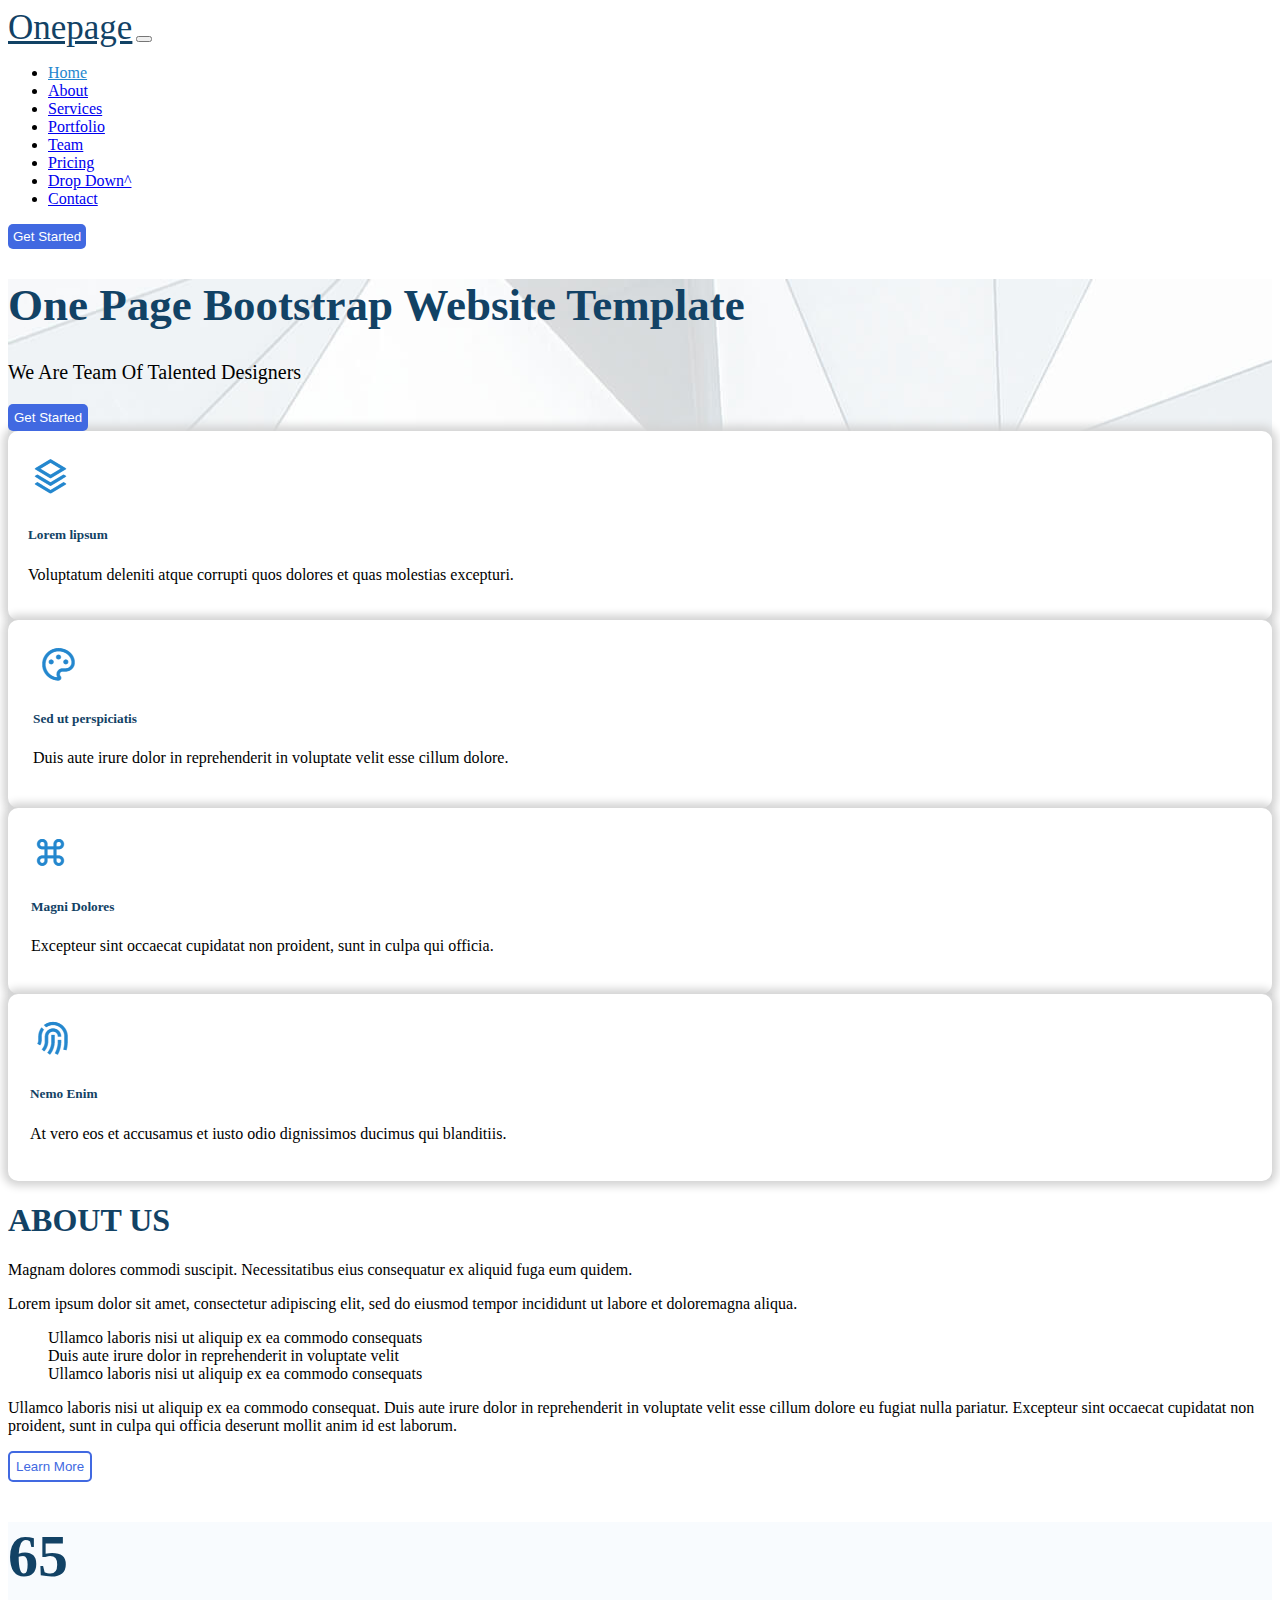
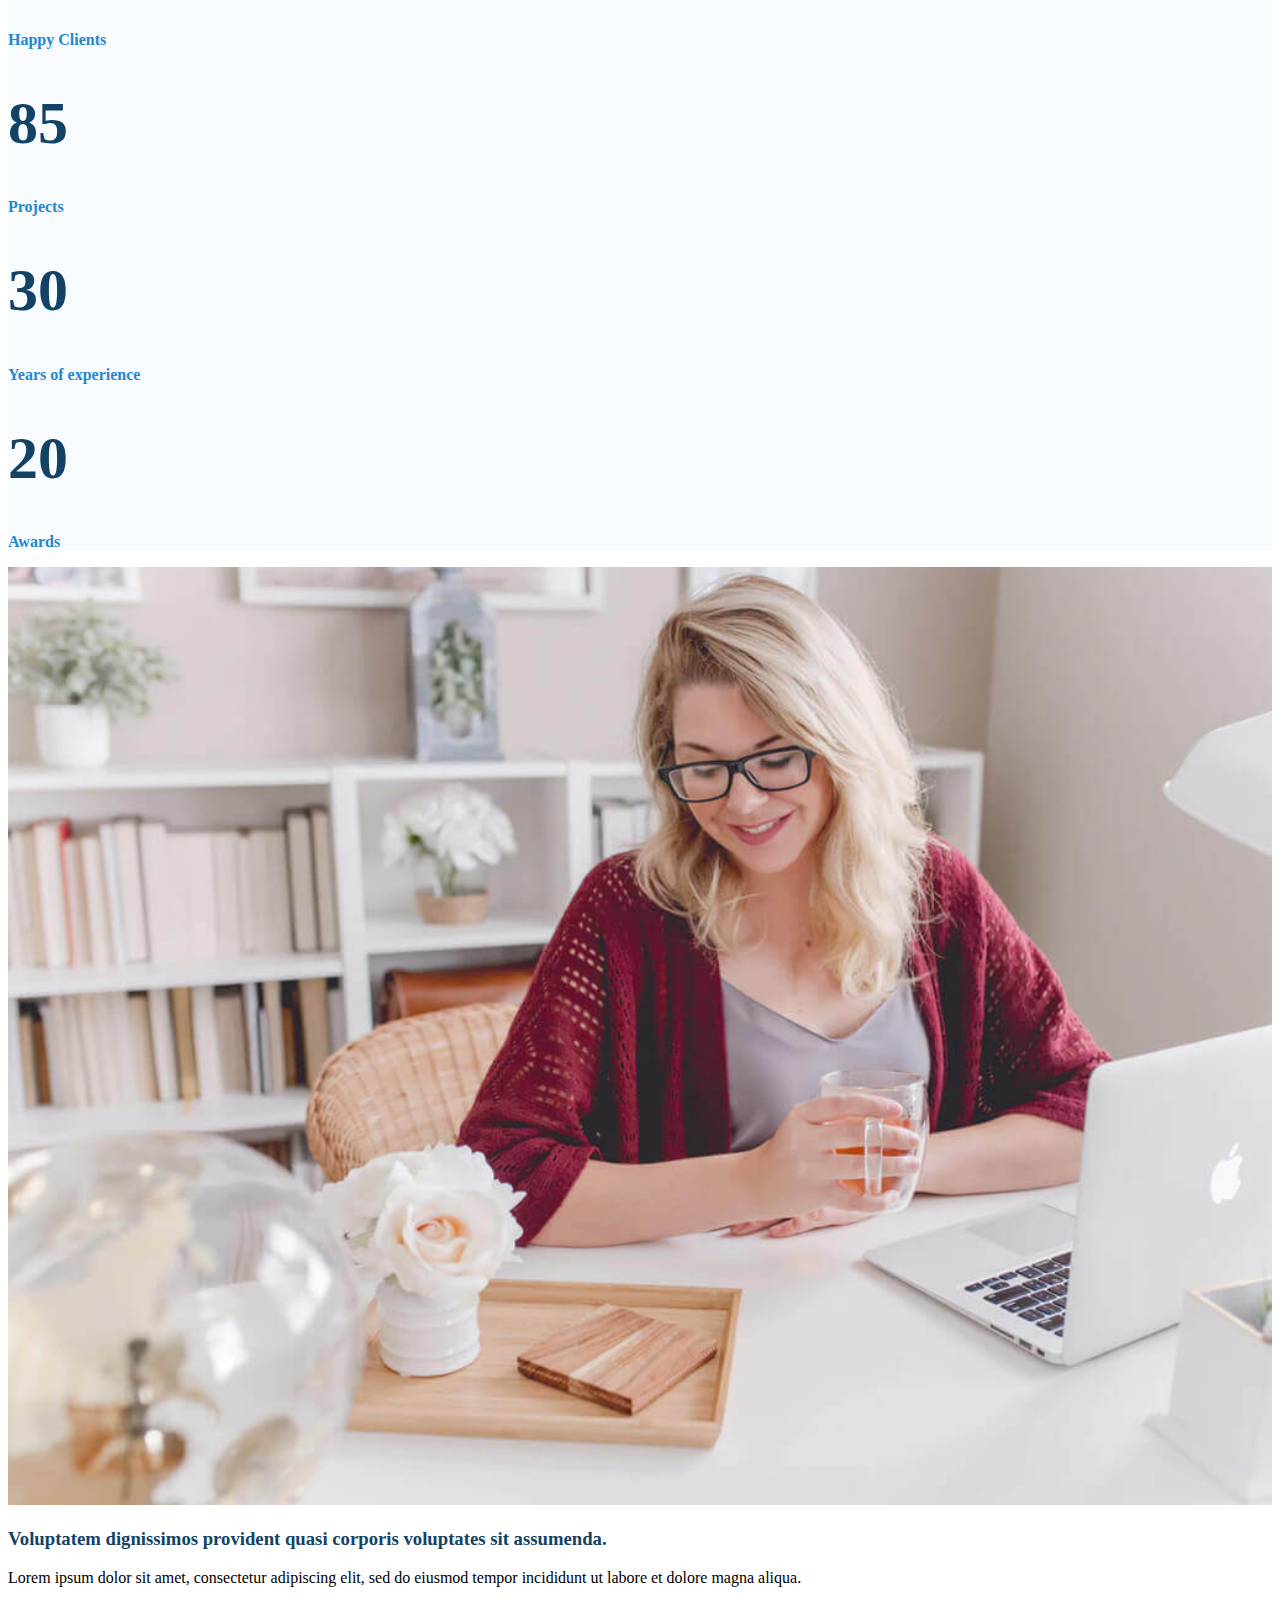
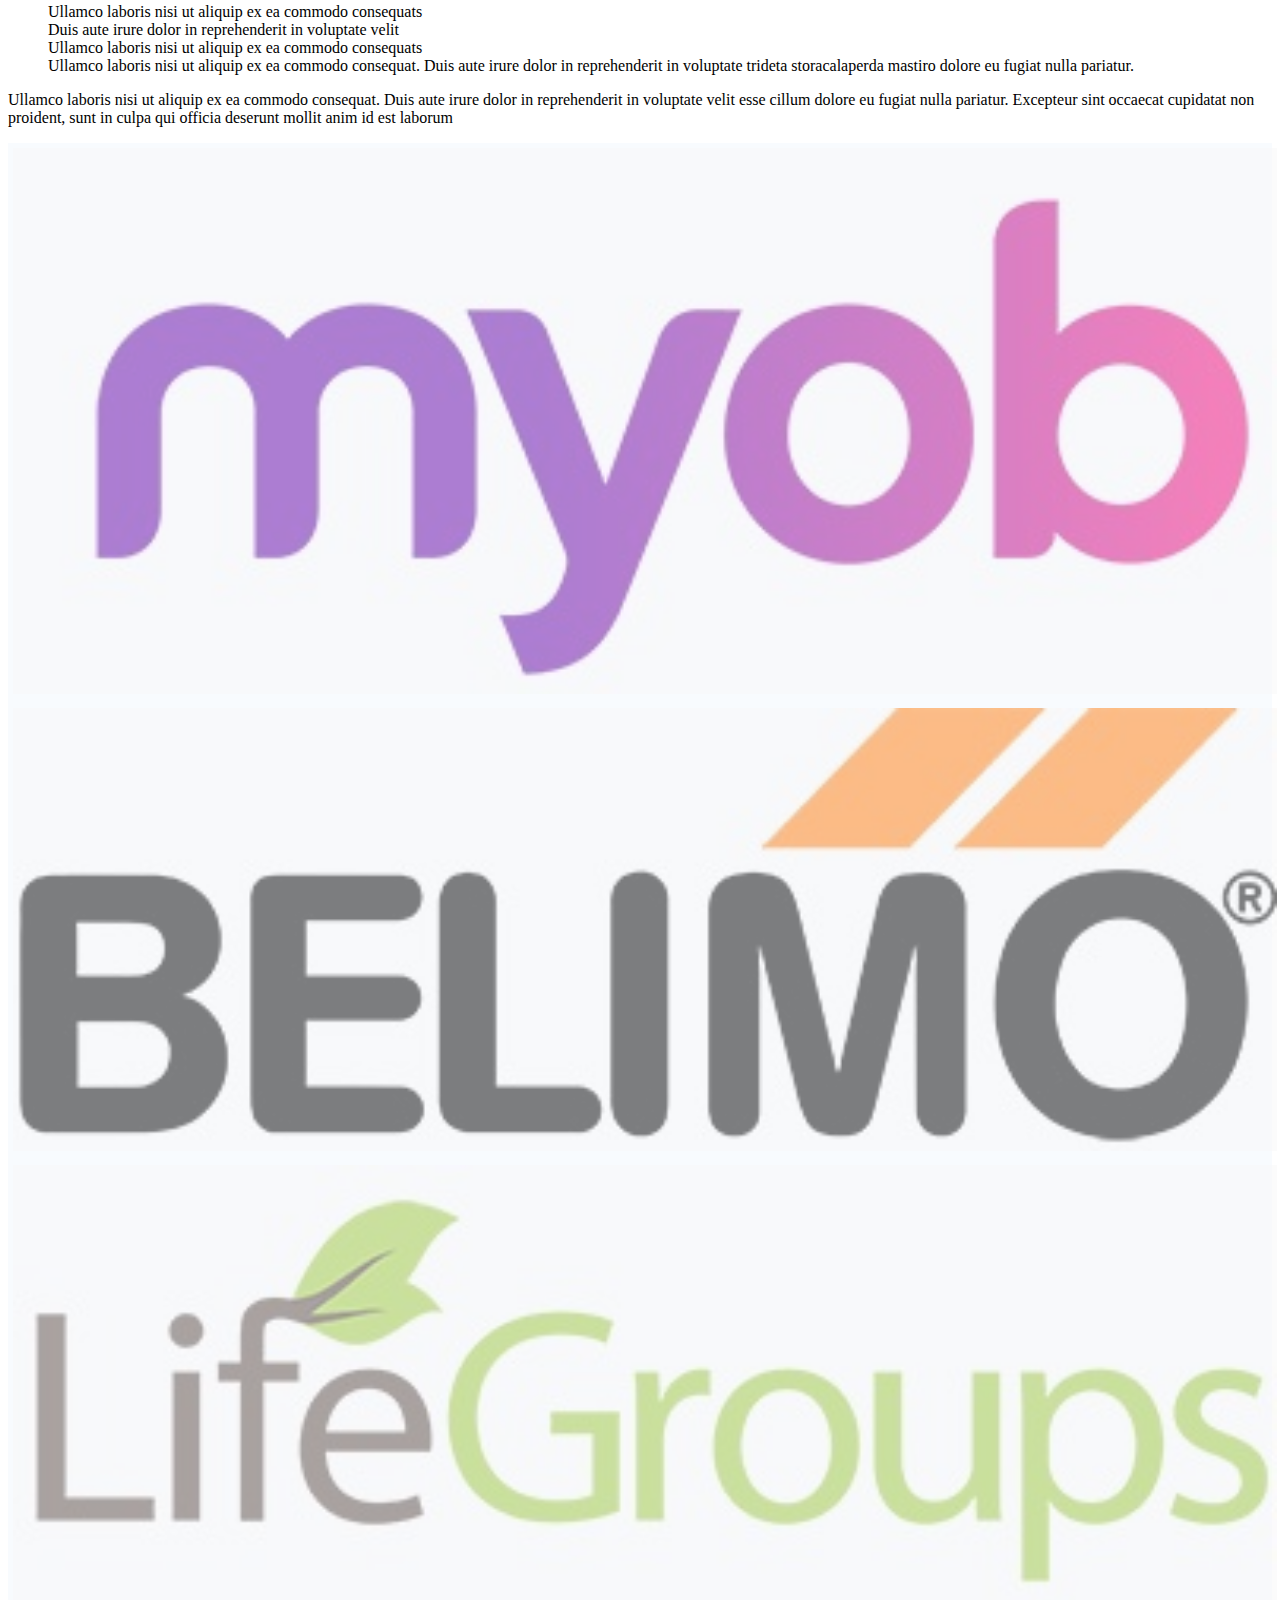
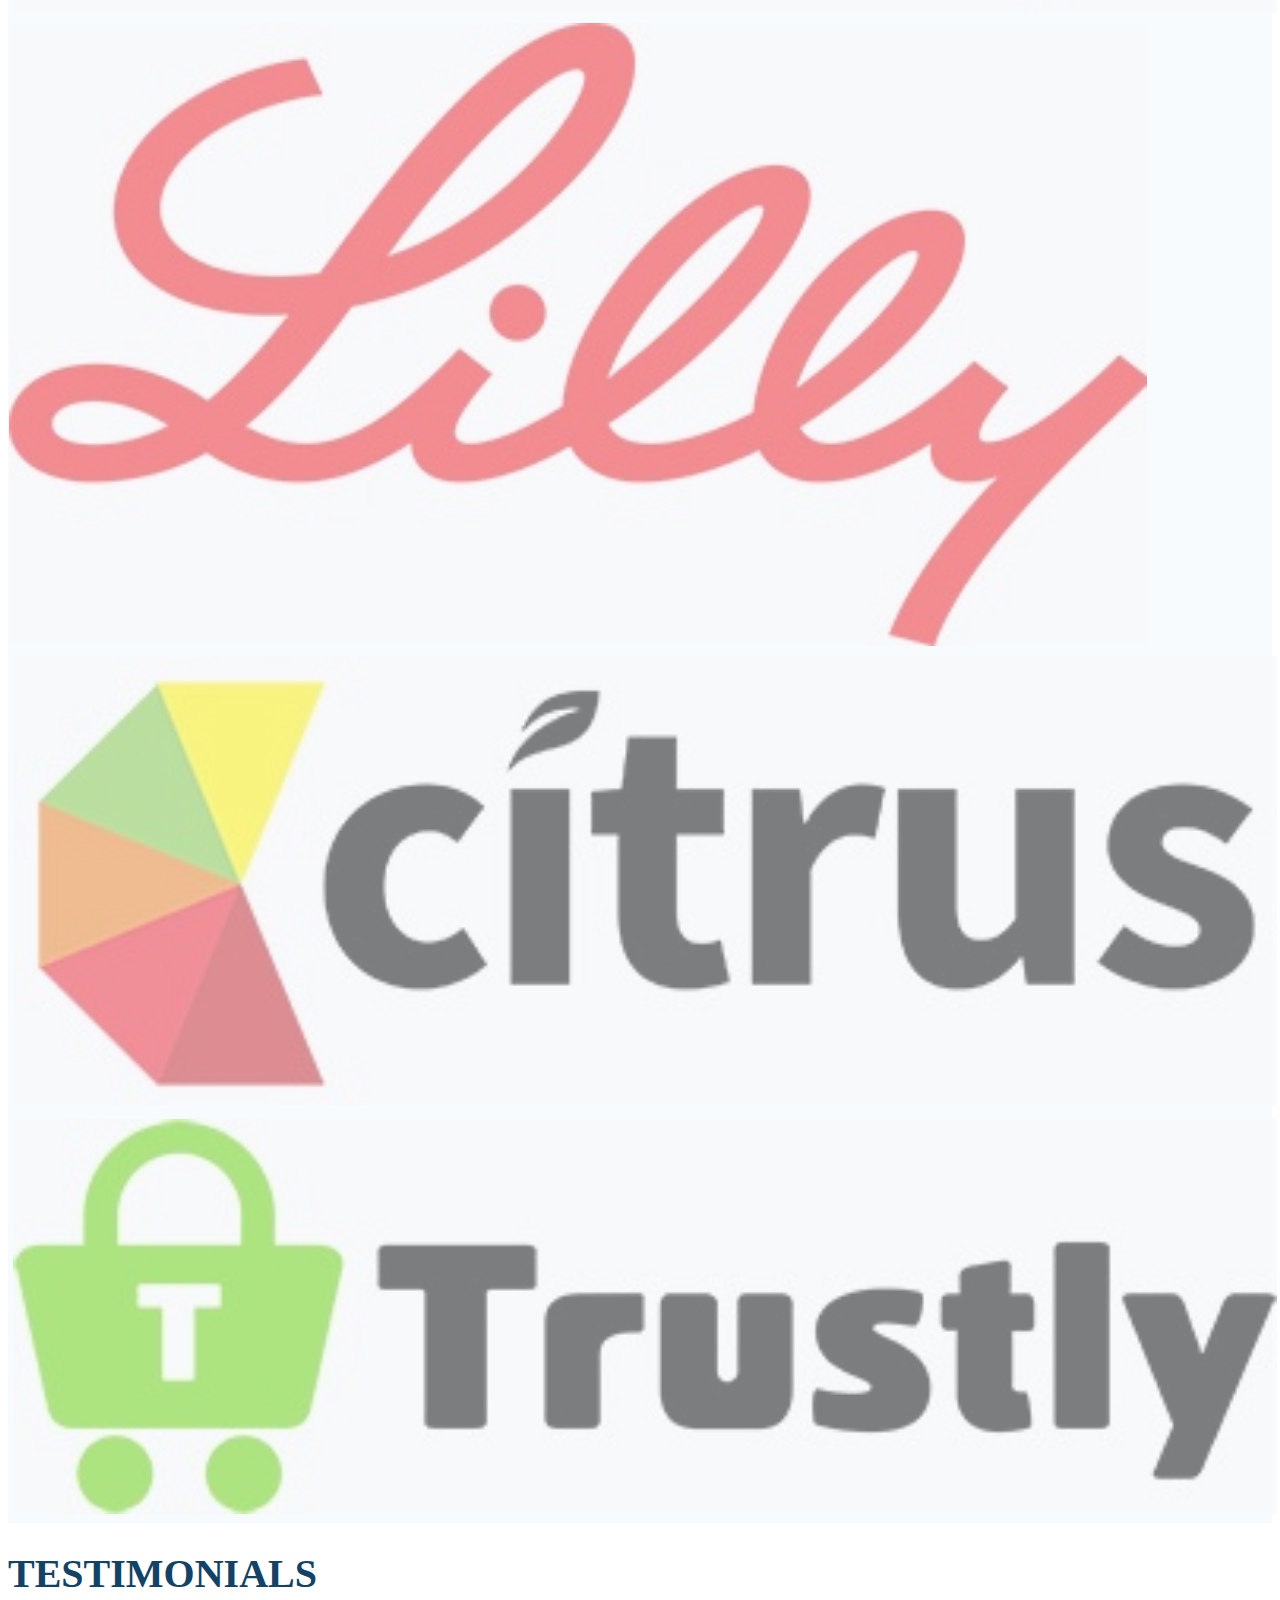
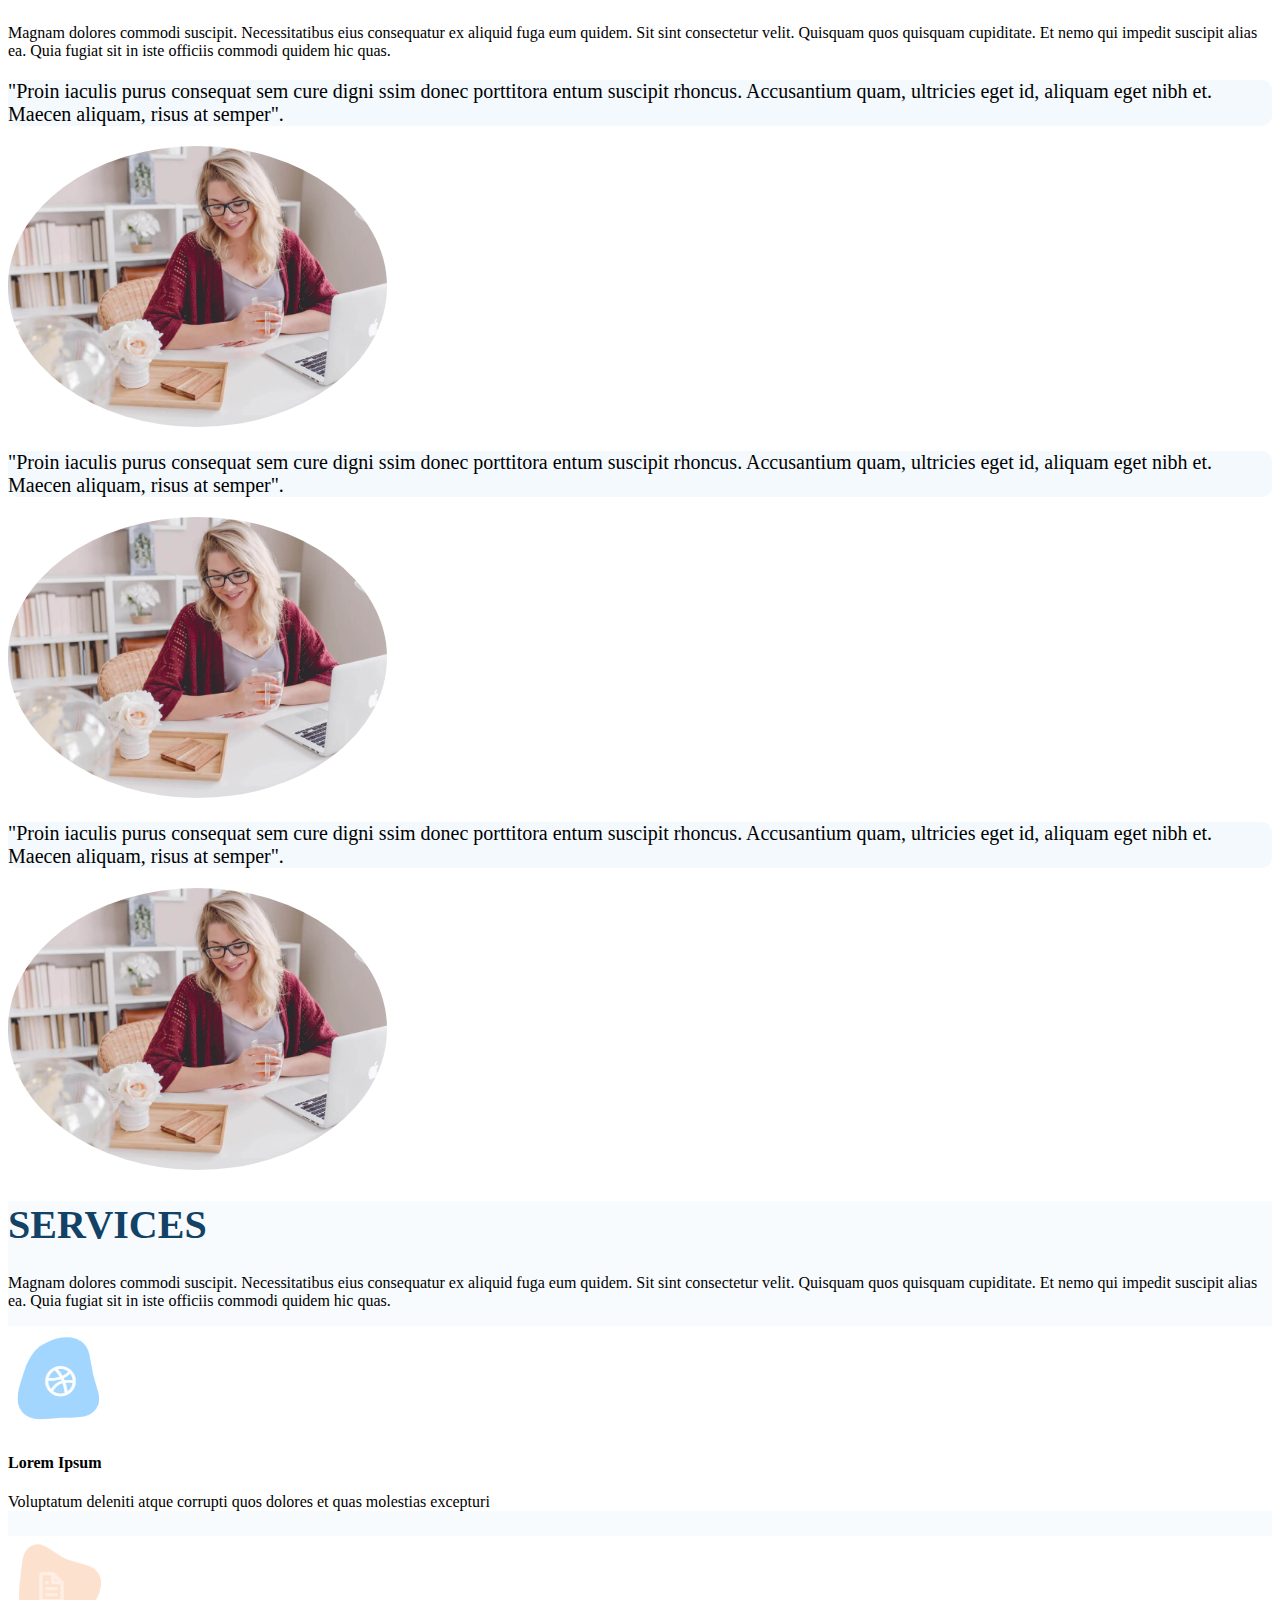
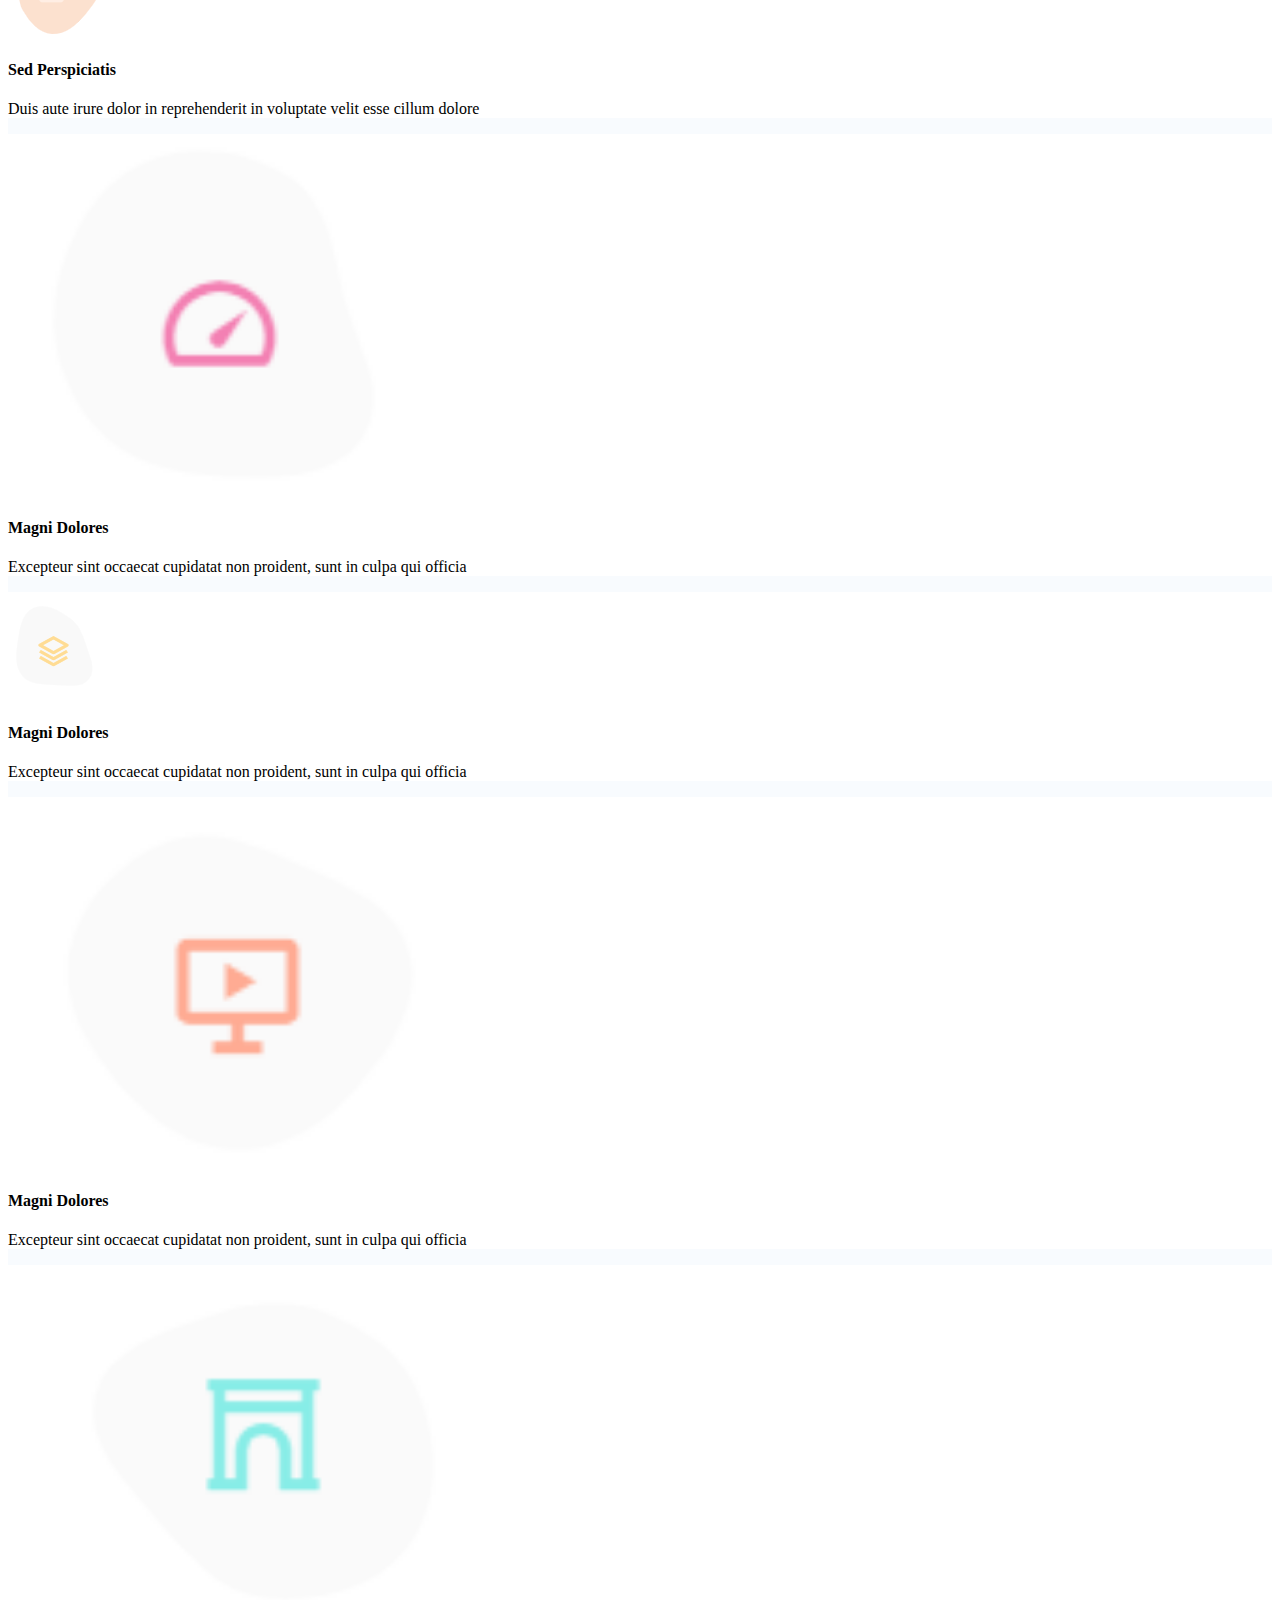
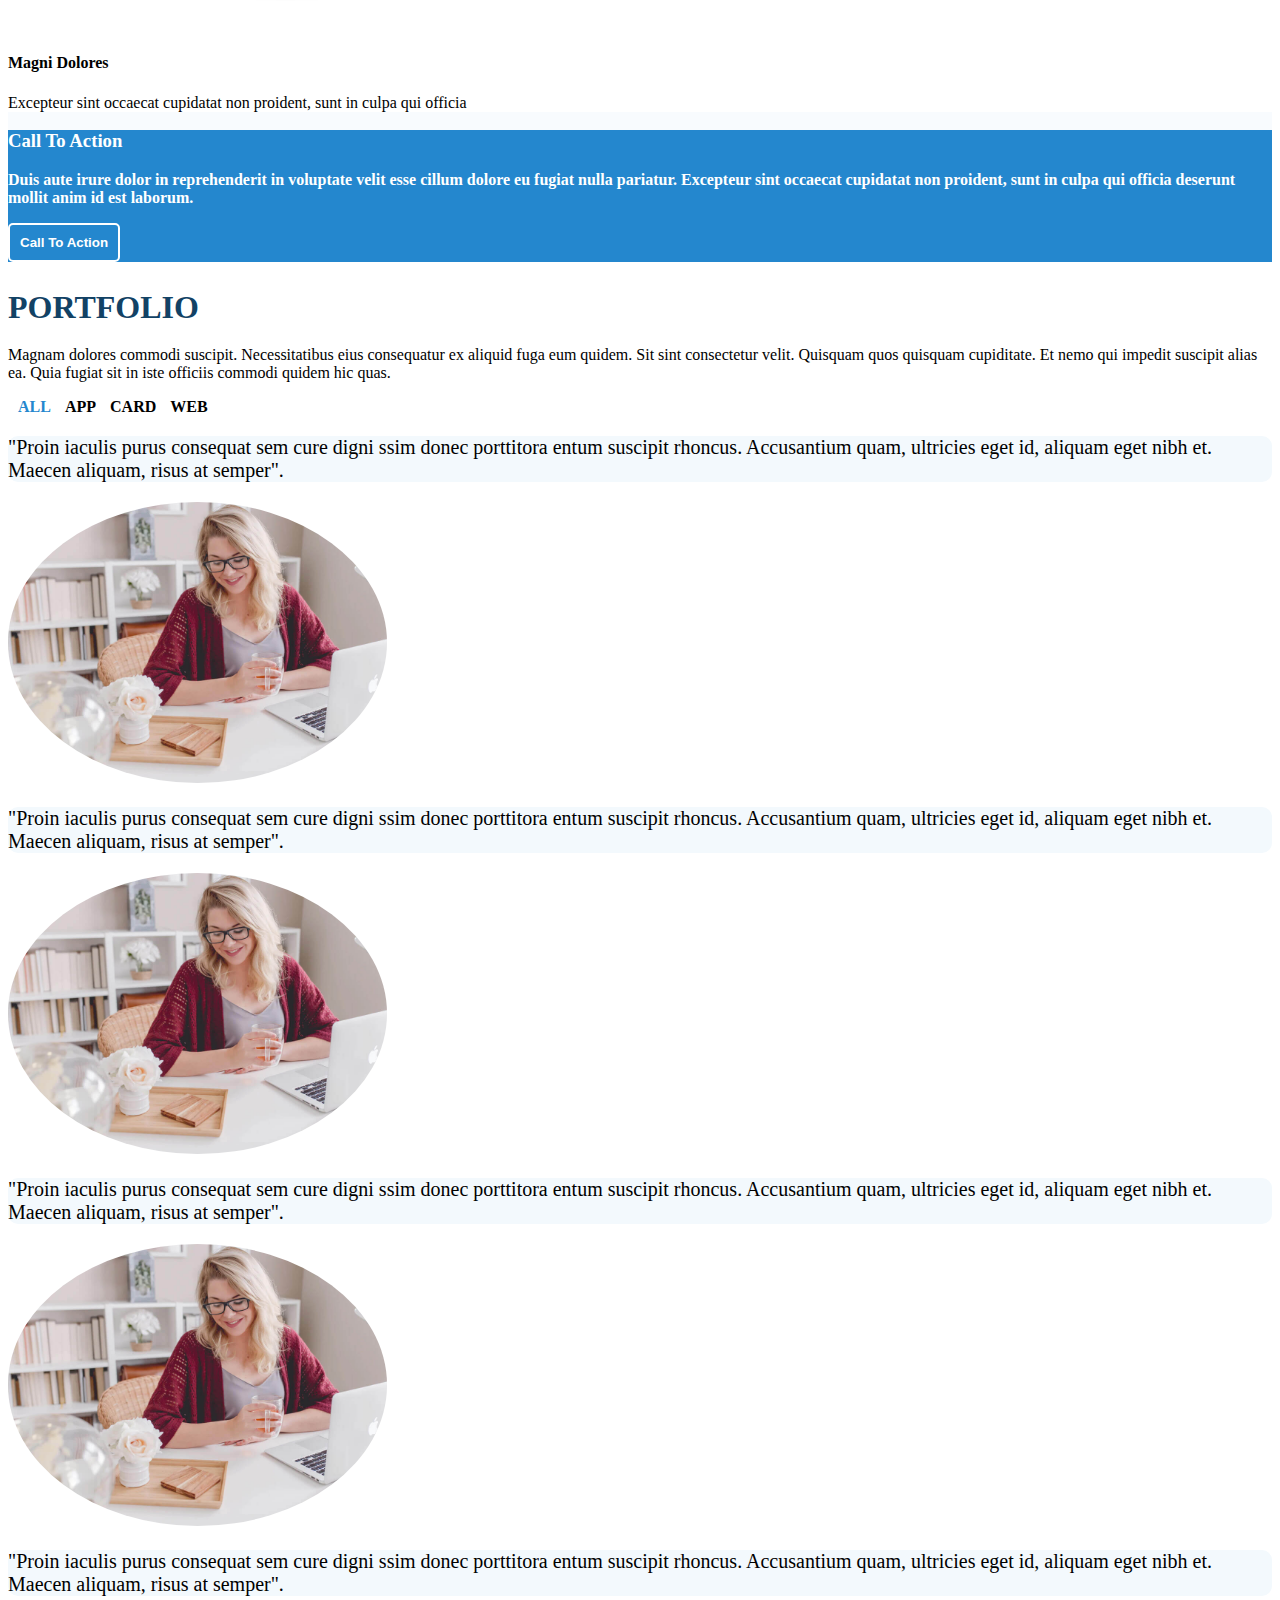
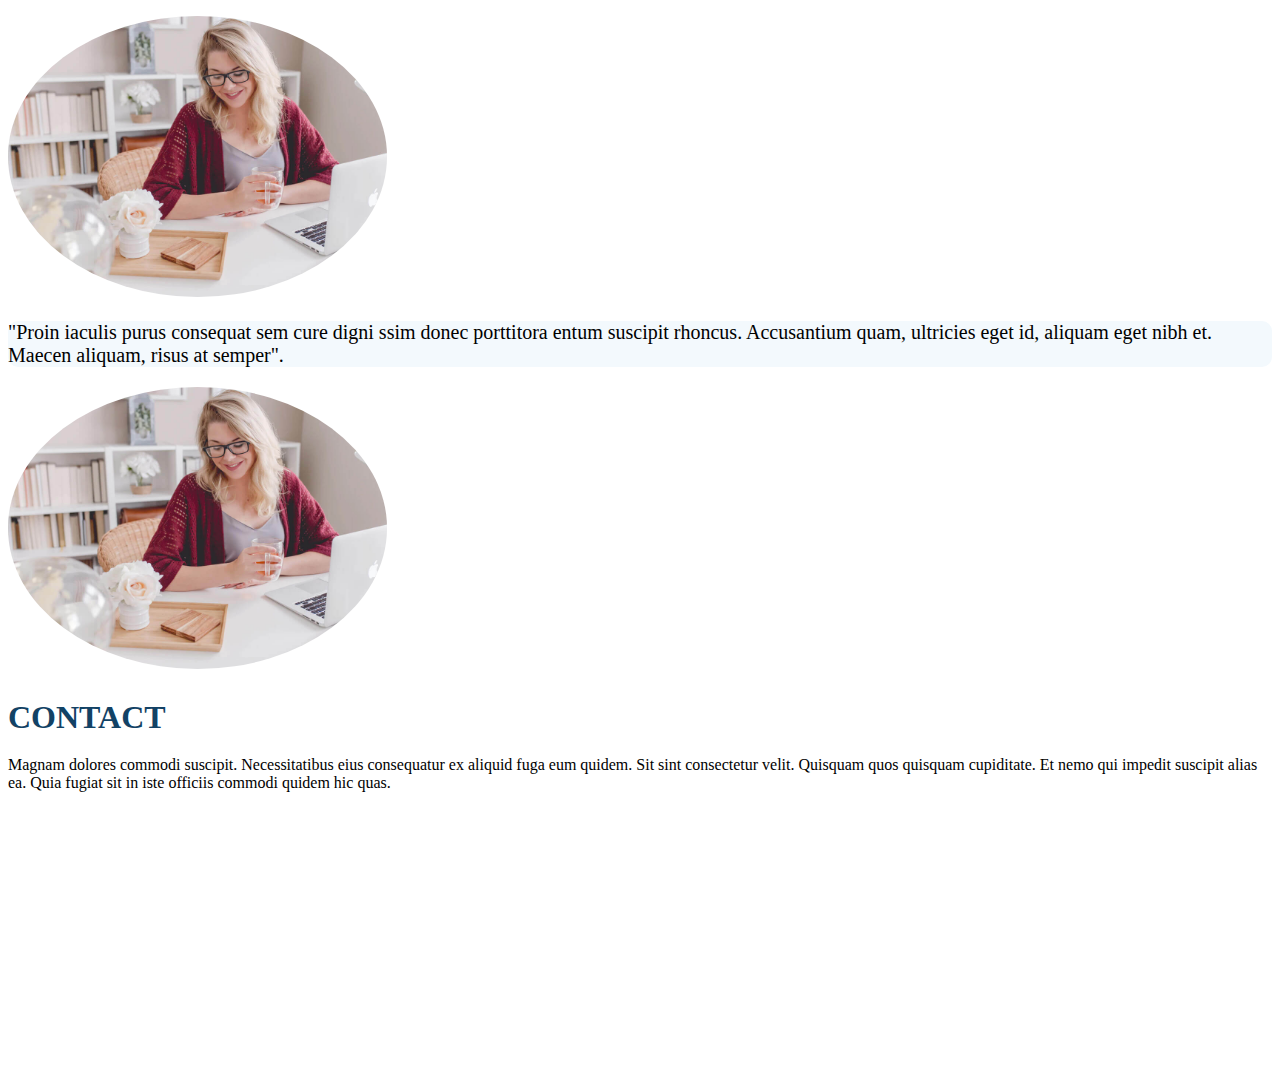
<file: index.html>
<!doctype html>
<html lang="en">

<head>
  <meta charset="utf-8">
  <meta name="viewport" content="width=device-width, initial-scale=1">
  <title>Bootstrap demo</title>
  <link rel="stylesheet" href="CSS/index.css">
  <link href="https://cdn.jsdelivr.net/npm/bootstrap@5.3.2/dist/css/bootstrap.min.css" rel="stylesheet"
    integrity="sha384-T3c6CoIi6uLrA9TneNEoa7RxnatzjcDSCmG1MXxSR1GAsXEV/Dwwykc2MPK8M2HN" crossorigin="anonymous">
    <link rel="stylesheet" href="https://use.fontawesome.com/releases/v5.5.0/css/all.css" integrity="sha384-B4dIYHKNBt8Bc12p+WXckhzcICo0wtJAoU8YZTY5qE0Id1GSseTk6S+L3BlXeVIU" media="(min-width: 40em)" crossorigin="anonymous">
    <link rel="stylesheet" href="https://owlcarousel2.github.io/OwlCarousel2/assets/owlcarousel/assets/owl.carousel.min.css">
    <link rel="stylesheet" href="https://owlcarousel2.github.io/OwlCarousel2/assets/owlcarousel/assets/owl.theme.default.min.css">
<!-- javascript -->
<script src="https://owlcarousel2.github.io/OwlCarousel2/assets/vendors/jquery.min.js"></script>
<script src="https://owlcarousel2.github.io/OwlCarousel2/assets/owlcarousel/owl.carousel.js"></script>

  </head>

<body>


  <!--First Section-->


  <section>

    <div class="container">

      <nav class="navbar navbar-expand-lg fixed-top">
        <div class="container">
          <a class="navbar-brand" style="font-size: 35px; color: #124265;" href="#">Onepage</a>
          <button class="navbar-toggler" type="button" data-bs-toggle="collapse"
            data-bs-target="#navbarSupportedContent" aria-controls="navbarSupportedContent" aria-expanded="false"
            aria-label="Toggle navigation">
            <span class="navbar-toggler-icon"></span>
          </button>
          <div class="collapse navbar-collapse" id="navbarSupportedContent">
            <ul class="navbar-nav ms-auto mb-2 mb-lg-0 ">
              <li class="nav-item">
                <a class="nav-link active" aria-current="page" href="#" style="color: #2487ce;">Home</a>
              </li>
              <li class="nav-item">
                <a class="nav-link" href="#About US">About</a>
              </li>
              <li class="nav-item">
                <a class="nav-link" href="#Services">Services</a>
              </li>
              <li class="nav-item">
                <a class="nav-link" href="#">Portfolio</a>
              </li>
              <li class="nav-item">
                <a class="nav-link" href="#">Team</a>
              </li>
              <li class="nav-item">
                <a class="nav-link" href="#">Pricing</a>
              </li>
              <li class="nav-item">
                <a class="nav-link" href="#">Drop Down^</a>
              </li>
              <li class="nav-item">
                <a class="nav-link" href="#">Contact</a>
              </li>
            </ul>

            <button class="fbtn">Get Started</button>
          </div>
        </div>
      </nav>

    </div>

  </section>


  <!--Second Section-->


  <section class="py-5 bgimg">
    <div class="container">
      <div class="row">
        <div class="col-md-6 offset-md-3 pt-3 text-center">
          <h1 style="font-size: 45px; font-weight: bold; color: #124265;">One Page Bootstrap Website Template</h1>
          <p style="font-size: 20px;">We Are Team Of Talented Designers</p>
          <button class="sbtn">Get Started</button>
        </div>
      </div>
    </div>


    <div class="container">
      <div class="row">
        <div class="col-md-3 pt-5">
          <div style="background: #fff;
          padding: 20px; border-radius: 10px; box-shadow: 0px 0px 8px 5px lightgray;">
            <img src="Images/img.png" alt="">
            <h5 style="color: #124265;" class="pb-2">Lorem lipsum</h5>
            <p>Voluptatum deleniti atque corrupti quos dolores et quas molestias excepturi.</p>
          </div>
        </div>
        <div class="col-md-3 pt-5">
          <div style="background: #fff;
          padding: 25px; border-radius: 10px; box-shadow: 0px 0px 8px 5px lightgray;">
            <img src="Images/img2.png" alt="">
            <h5 style="color: #124265;" class="pb-2">Sed ut perspiciatis</h5>
            <p>Duis aute irure dolor in reprehenderit in voluptate velit esse cillum dolore.</p>
          </div>
        </div>
        <div class="col-md-3 pt-5">
          <div style="background: #fff;
          padding: 23px; border-radius: 10px; box-shadow: 0px 0px 8px 5px lightgray;">
            <img src="Images/img3.png" alt="">
            <h5 style="color: #124265;" class="pb-2">Magni Dolores</h5>
            <p>Excepteur sint occaecat cupidatat non proident, sunt in culpa qui officia.</p>
          </div>
        </div>
        <div class="col-md-3 pt-5">
          <div style="background: #fff;
          padding: 22px; border-radius: 10px; box-shadow: 0px 0px 8px 5px lightgray;">
            <img src="Images/img4.png" alt="">
            <h5 style="color: #124265;" class="pb-2">Nemo Enim</h5>
            <p>At vero eos et accusamus et iusto odio dignissimos ducimus qui blanditiis.</p>
          </div>
        </div>
      </div>
    </div>
  </section>


    <!--Third Section-->


    <section id="About US">
      <div class="container">
        <div class="row">
          <div class="pt-5 text-center">
            <h1 style="color: #124265;">ABOUT US</h1>
          </div>
        </div>
      
      
        <div class="row">
          <div class="text-center">
            <p>Magnam dolores commodi suscipit. Necessitatibus eius consequatur ex aliquid fuga eum quidem. </p>
           
          </div>
        </div>
  


        <div class="row">
          <div class="col-md-6">
            <p>Lorem ipsum dolor sit amet, consectetur adipiscing elit, sed do eiusmod tempor incididunt ut labore et doloremagna aliqua.</p>
            <ul style="list-style: none;">
              <li>
                <i class="fas fa-check-double text-primary"></i>
                Ullamco laboris nisi ut aliquip ex ea commodo consequats
              </li>
              <li>
                <i class="fas fa-check-double text-primary"></i>
                Duis aute irure dolor in reprehenderit in voluptate velit
              </li>
              <li>
                <i class="fas fa-check-double text-primary"></i>
                Ullamco laboris nisi ut aliquip ex ea commodo consequats
              </li>
            </ul>
          </div>

          <div class="col-md-6">
            <p>Ullamco laboris nisi ut aliquip ex ea commodo consequat. Duis aute irure dolor in reprehenderit in voluptate velit esse cillum dolore eu fugiat nulla pariatur. Excepteur sint occaecat cupidatat non proident, sunt in culpa qui officia deserunt mollit anim id est laborum.</p>
            <button class="tbtn">Learn More</button>
          </div>
        </div>
      </div>


      <div style="background-color: #f8fbfe;" class="container-fluid py-5">
       
        <div class="container">
        <div class="row">
          <div class="col-md-3 text-center">
            <h1 style="color: #124265; font-weight: bold; font-size: 60px;">65</h1>
            <p style="color: #2487ce; font-weight: 600;">Happy Clients</p>
          </div>
          <div class="col-md-3 text-center">
            <h1 style="color: #124265; font-weight: bold; font-size: 60px;">85</h1>
            <p style="color: #2487ce; font-weight: 600;">Projects</p>
          </div>
          <div class="col-md-3 text-center">
            <h1 style="color: #124265; font-weight: bold; font-size: 60px;">30</h1>
            <p style="color: #2487ce; font-weight: 600;">Years of experience</p>
          </div>
          <div class="col-md-3 text-center">
            <h1 style="color: #124265; font-weight: bold; font-size: 60px;">20</h1>
            <p style="color: #2487ce; font-weight: 600;">Awards</p>
          </div>
        </div>
        </div>
      </div>


      <div class="container py-5">
        <div class="row">
          <div class="col-md-6">
            <img style="width: 100%;" src="Images/girl.jpg" alt="">
          </div>
          <div class="col-md-6">
            <h3 style="color: #124265; font-weight: 600;">Voluptatem dignissimos provident quasi corporis voluptates sit assumenda.</h3>
            <p>Lorem ipsum dolor sit amet, consectetur adipiscing elit, sed do eiusmod tempor incididunt ut labore et dolore magna aliqua.</p>
            <ul style="list-style: none;">
              <li class="pb-1">
                <i class="fas fa-check-double text-primary"></i>
                Ullamco laboris nisi ut aliquip ex ea commodo consequats
              </li>
              <li class="pb-1">
                <i class="fas fa-check-double text-primary"></i>
                Duis aute irure dolor in reprehenderit in voluptate velit
              </li>
              <li class="pb-1">
                <i class="fas fa-check-double text-primary"></i>
                Ullamco laboris nisi ut aliquip ex ea commodo consequats
              </li>
               <li>
                <i class="fas fa-check-double text-primary"></i>
                Ullamco laboris nisi ut aliquip ex ea commodo consequat. Duis aute irure dolor in reprehenderit in voluptate trideta storacalaperda mastiro dolore eu fugiat nulla pariatur.
              </li>
            </ul>
            <p>Ullamco laboris nisi ut aliquip ex ea commodo consequat. Duis aute irure dolor in reprehenderit in voluptate velit esse cillum dolore eu fugiat nulla pariatur. Excepteur sint occaecat cupidatat non proident, sunt in culpa qui officia deserunt mollit anim id est laborum</p>
          </div>
        </div>
      </div>

    </section>
    
    <section>
    <div class="container-fluid " style="background-color: #f8fbfe;">
      
      <div class="container">
      <div class="row">
        <div class="col-md-2 p-5">
          <img style="width: 100%;" class="section" src="Images/IMG-20231004-WA0007.jpg" alt="">
        </div>
        <div class="col-md-2 p-5">
          <img style="width: 100%;" class="section" src="Images/IMG-20231004-WA0008.jpg" alt="">
        </div>
        <div class="col-md-2 p-5">
          <img style="width: 100%;" class="section" src="Images/IMG-20231004-WA0009.jpg" alt="">
        </div>
        <div class="col-md-2 p-5">
          <img style="width: 90%;" class="lilly" src="Images/IMG-20231004-WA0004.jpg" alt="">
        </div>
        <div class="col-md-2 p-5">
          <img style="width: 100%;" class="section" src="Images/IMG-20231004-WA0005.jpg" alt="">
        </div>
        <div class="col-md-2 p-5">
          <img style="width: 100%;" class="section" src="Images/IMG-20231004-WA0006.jpg" alt="">
        </div>
      </div>
      </div>
    </div> 
    </section> 

    <section>
      <div class="container">
        <div class="row">
          <div class="col-md-12 pt-5 text-center">
            <h1 style="font-size: 40px;  color: #124265; text-transform: uppercase;">Testimonials</h1>
          </div>
        </div>
      </div>
      <div class="container">
        <div class="row">
          <div class="col-md-12 text-center">
            <p>Magnam dolores commodi suscipit. Necessitatibus eius consequatur ex aliquid fuga eum quidem. Sit sint consectetur velit. Quisquam quos quisquam cupiditate. Et nemo qui impedit suscipit alias ea. Quia fugiat sit in iste officiis commodi quidem hic quas. </p>
          </div>
        </div>
      </div>



      <div class="container">
        <div class="row">
          <div class="col-md-4 py-5 text-center">
            <p style="background-color: #f3f9fd; font-size: 20px; border-radius: 10px;" class="py-4">"Proin iaculis purus consequat sem cure digni ssim donec porttitora entum suscipit rhoncus. Accusantium quam, ultricies eget id, aliquam eget nibh et. Maecen aliquam, risus at semper".</p>
            <img style="width: 30%; border-radius: 90%;" src="Images/girl.jpg" alt="">
          </div>
          <div class="col-md-4 pt-5 text-center">
            <p style="background-color: #f3f9fd; font-size: 20px; border-radius: 10px;" class="py-4">"Proin iaculis purus consequat sem cure digni ssim donec porttitora entum suscipit rhoncus. Accusantium quam, ultricies eget id, aliquam eget nibh et. Maecen aliquam, risus at semper".</p>
            <img style="width: 30%; border-radius: 90%;" src="Images/girl.jpg" alt="">
          </div>
          <div class="col-md-4 pt-5 text-center">
            <p style="background-color: #f3f9fd; font-size: 20px; border-radius: 10px;" class="py-4">"Proin iaculis purus consequat sem cure digni ssim donec porttitora entum suscipit rhoncus. Accusantium quam, ultricies eget id, aliquam eget nibh et. Maecen aliquam, risus at semper".</p>
            <img style="width: 30%; border-radius: 90%;" src="Images/girl.jpg" alt="">
          </div>
        </div>
      </div>  
      </section>
      

      <section style="background-color: #f8fbfe;" id="Services">
      <div class="container">
        <div class="row">
          <div class="col-md-12 pt-5 text-center">
            <h1 style="font-size: 40px;  color: #124265; text-transform: uppercase;">Services</h1>
          </div>
        </div>
      </div>
      <div class="container">
        <div class="row">
          <div class="col-md-12 text-center">
            <p>Magnam dolores commodi suscipit. Necessitatibus eius consequatur ex aliquid fuga eum quidem. Sit sint consectetur velit. Quisquam quos quisquam cupiditate. Et nemo qui impedit suscipit alias ea. Quia fugiat sit in iste officiis commodi quidem hic quas. </p>
          </div>
        </div>
      </div>


      <div class="container py-5">
        <div class="row">
          <div class="col-md-4" style="margin-bottom: 25px;">
            <div style="background-color: white;" class="text-center py-5">
              <img class="op" src="Images/1.png" alt="">
              <h4>Lorem Ipsum</h4>
            <p style="background-color: white;" class="">Voluptatum deleniti atque corrupti quos dolores et quas molestias excepturi</p>
            </div>
          </div>
          <div class="col-md-4">
            <div style="background-color: white;" class="text-center py-5">
              <img class="op" src="Images/2.png" alt="">
              <h4>Sed Perspiciatis</h4>
            <p style="background-color: white;">Duis aute irure dolor in reprehenderit in voluptate velit esse cillum dolore</p>
            </div>
          </div>
          <div class="col-md-4">
            <div style="background-color: white;" class="text-center py-5">
              <img class="op" style="width: 32%;" src="Images/3.png" alt="">
              <h4>Magni Dolores</h4>
            <p style="background-color: white;">Excepteur sint occaecat cupidatat non proident, sunt in culpa qui officia</p>
            </div>
          </div>
          <div class="col-md-4">
            <div style="background-color: white;" class="text-center py-5">
              <img class="op" src="Images/4.png" alt="">
              <h4>Magni Dolores</h4>
            <p style="background-color: white;">Excepteur sint occaecat cupidatat non proident, sunt in culpa qui officia</p>
            </div>
          </div>
          <div class="col-md-4">
            <div style="background-color: white;" class="text-center py-5">
              <img class="op" style="width: 36%;" src="Images/5.png" alt="">
              <h4>Magni Dolores</h4>
            <p style="background-color: white;">Excepteur sint occaecat cupidatat non proident, sunt in culpa qui officia</p>
            </div>
          </div>
          <div class="col-md-4">
            <div style="background-color: white;" class="text-center py-5">
              <img class="op" style="width: 41%;" src="Images/6.png" alt="">
              <h4>Magni Dolores</h4>
            <p style="background-color: white;">Excepteur sint occaecat cupidatat non proident, sunt in culpa qui officia</p>
            </div>
          </div>
          
        </div>
      </div>

      
    <div class="container-fluid py-5" style="background-color: #2487ce">
      <div class="container">
      <div class="row">
        <div class="col-md-12 text-center">
          <h3 style="font-weight: bold; color: white; ">Call To Action</h3>
          <p style="color: white; font-weight: 600;">Duis aute irure dolor in reprehenderit in voluptate velit esse cillum dolore eu fugiat nulla pariatur. Excepteur sint occaecat cupidatat non proident, sunt in culpa qui officia deserunt mollit anim id est laborum.</p>
          <button style="font-weight: 600;" class="lbtn">Call To Action</button>
        </div>
      </div> 
      
      
  


    </section>


    <section>
      <div class="container">
        <div class="row">
          <div class="text-center">
          <h2 style="font-size: 32px;font-weight: bold;text-transform: uppercase;margin-bottom: 20px;color: #124265;">Portfolio</h2>
          <p>Magnam dolores commodi suscipit. Necessitatibus eius consequatur ex aliquid fuga eum quidem. Sit sint consectetur velit. Quisquam quos quisquam cupiditate. Et nemo qui impedit suscipit alias ea. Quia fugiat sit in iste officiis commodi quidem hic quas.</p>  
        </div>  
        


        <div class=" text-center">
            <span style="margin-left: 10px; font-weight: 600; color: #2487ce;">ALL</span>
            <span style="margin-left: 10px; font-weight: 600;">APP</span>
            <span style="margin-left: 10px; font-weight: 600;">CARD</span>
            <span style="margin-left: 10px; font-weight: 600;">WEB</span>
        </div>
      </div>

    </div>
    </section>



    <section>
      <div class="container">
        <div class="row">
          <div class="owl-carousel owl-theme">
            <div class="item">
              <div class=" py-5 text-center">
                <p style="background-color: #f3f9fd; font-size: 20px; border-radius: 10px;" class="py-4">"Proin iaculis purus consequat sem cure digni ssim donec porttitora entum suscipit rhoncus. Accusantium quam, ultricies eget id, aliquam eget nibh et. Maecen aliquam, risus at semper".</p>
                <img style="width: 30%; border-radius: 90%;" src="Images/girl.jpg" alt="">
              </div>

            </div>
            <div class="item">
              <div class=" py-5 text-center">
                <p style="background-color: #f3f9fd; font-size: 20px; border-radius: 10px;" class="py-4">"Proin iaculis purus consequat sem cure digni ssim donec porttitora entum suscipit rhoncus. Accusantium quam, ultricies eget id, aliquam eget nibh et. Maecen aliquam, risus at semper".</p>
                <img style="width: 30%; border-radius: 90%;" src="Images/girl.jpg" alt="">
              </div>

            </div>
            <div class="item">
              <div class=" py-5 text-center">
                <p style="background-color: #f3f9fd; font-size: 20px; border-radius: 10px;" class="py-4">"Proin iaculis purus consequat sem cure digni ssim donec porttitora entum suscipit rhoncus. Accusantium quam, ultricies eget id, aliquam eget nibh et. Maecen aliquam, risus at semper".</p>
                <img style="width: 30%; border-radius: 90%;" src="Images/girl.jpg" alt="">
              </div>

            </div>
            <div class="item">
              <div class=" py-5 text-center">
                <p style="background-color: #f3f9fd; font-size: 20px; border-radius: 10px;" class="py-4">"Proin iaculis purus consequat sem cure digni ssim donec porttitora entum suscipit rhoncus. Accusantium quam, ultricies eget id, aliquam eget nibh et. Maecen aliquam, risus at semper".</p>
                <img style="width: 30%; border-radius: 90%;" src="Images/girl.jpg" alt="">
              </div>

            </div>
            <div class="item">
              <div class=" py-5 text-center">
                <p style="background-color: #f3f9fd; font-size: 20px; border-radius: 10px;" class="py-4">"Proin iaculis purus consequat sem cure digni ssim donec porttitora entum suscipit rhoncus. Accusantium quam, ultricies eget id, aliquam eget nibh et. Maecen aliquam, risus at semper".</p>
                <img style="width: 30%; border-radius: 90%;" src="Images/girl.jpg" alt="">
              </div>

            </div>
           
            
        </div>

        </div>
      </div>
    </section>


    <section>
      <div class="container">
        <div class="row">
          <div class="text-center">
            <h2 style="font-size: 32px;font-weight: bold;text-transform: uppercase;margin-bottom: 20px;color: #124265;">Contact</h2>
            <p>Magnam dolores commodi suscipit. Necessitatibus eius consequatur ex aliquid fuga eum quidem. Sit sint consectetur velit. Quisquam quos quisquam cupiditate. Et nemo qui impedit suscipit alias ea. Quia fugiat sit in iste officiis commodi quidem hic quas.</p>
          </div>
        </div>
      </div>
    </section>


    <section>
      <div class="container">
        <div class="row">
          <iframe class="pt-3" src="https://www.google.com/maps/embed?pb=!1m18!1m12!1m3!1d4805.814275770021!2d73.1953313855867!3d31.600325098605015!2m3!1f0!2f0!3f0!3m2!1i1024!2i768!4f13.1!3m3!1m2!1s0x39221349375b3345%3A0x189a12a701c22866!2sBanga%20Wala%2C%20Faisalabad%2C%20Punjab%2C%20Pakistan!5e0!3m2!1sen!2sin!4v1605818204581!5m2!1sen!2sin" width="100%" height="250" frameborder="0" style="border:0;" allowfullscreen="" aria-hidden="false" tabindex="0"></iframe>
        </div>
      </div>
    </section>

    <section>
      <div class="container-fluid">
        <div class="row">
          <div class="col-md-12">
            <button onclick="topFunction()" id="myBtn" class="abtn px-2">↑</button>
          </div>
        </div>
      </div>
    </section>
    <script>
      $('.owl-carousel').owlCarousel({
  loop:true,
  autoplay:true,
  margin:10,
  nav:true,
  responsive:{
      0:{
          items:1
      },
      600:{
          items:3
      },
      1000:{
          items:5
      }
  }
})
  </script>

  <script src="https://cdn.jsdelivr.net/npm/bootstrap@5.3.2/dist/js/bootstrap.bundle.min.js"
    integrity="sha384-C6RzsynM9kWDrMNeT87bh95OGNyZPhcTNXj1NW7RuBCsyN/o0jlpcV8Qyq46cDfL"
    crossorigin="anonymous"></script>
    <script src="https://code.jquery.com/jquery-3.3.1.slim.min.js" integrity="sha384-q8i/X+965DzO0rT7abK41JStQIAqVgRVzpbzo5smXKp4YfRvH+8abtTE1Pi6jizo" crossorigin="anonymous"></script>
   
    <script>
	
      $(window).scroll(function(){
          $('nav').toggleClass('scrolled', $(this).scrollTop() > 100);
        });
        

      
      // Get the button
      let mybutton = document.getElementById("myBtn");
      
      // When the user scrolls down 20px from the top of the document, show the button
      window.onscroll = function() {scrollFunction()};
      
      function scrollFunction() {
        if (document.body.scrollTop > 400 || document.documentElement.scrollTop > 400) {
          mybutton.style.display = "block";
        } else {
          mybutton.style.display = "none";
        }
      }
      
      // When the user clicks on the button, scroll to the top of the document
      function topFunction() {
        window.scrollTo(500,0);
      }
      
    </script>

    

</body>

</html>
</file>
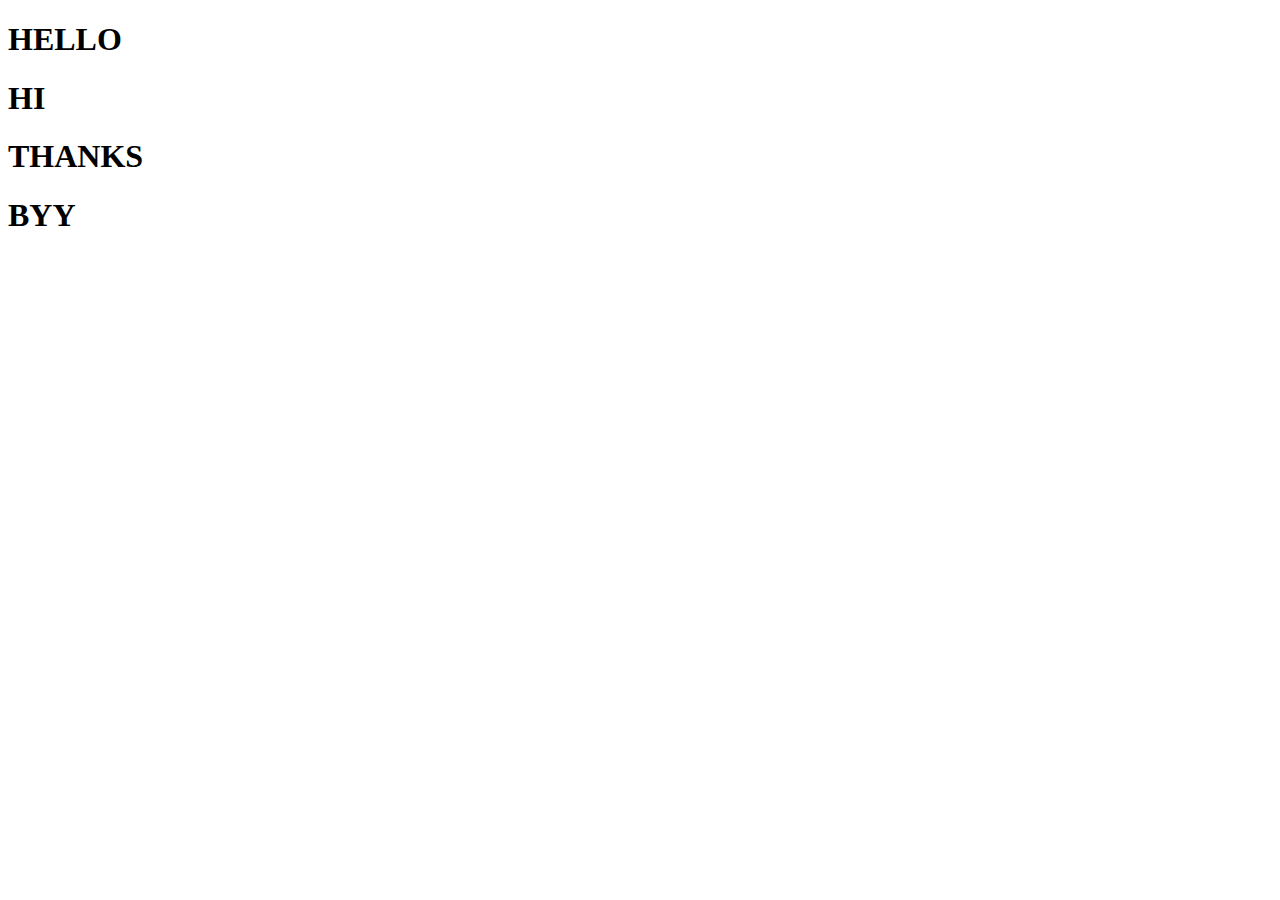
<file: boot practice1.html>
<!DOCTYPE html>
<html lang="en">
<head>
    <meta charset="UTF-8">
    <meta name="viewport" content="width=device-width, initial-scale=1.0">
    <title>Boot Practice1</title>
    <link href="https://cdn.jsdelivr.net/npm/bootstrap@5.3.2/dist/css/bootstrap.min.css" rel="stylesheet" integrity="sha384-T3c6CoIi6uLrA9TneNEoa7RxnatzjcDSCmG1MXxSR1GAsXEV/Dwwykc2MPK8M2HN" crossorigin="anonymous">
</head>
<body>
    <section class="bg-danger py-5">
        <div class="container py-5 bg-primary">
            <div class="row text-center">
                <div class="col-md-3 bg-success py-5"><h1>HELLO</h1></div>
                <div class="col-md-3 bg-success py-5"><h1>HI</h1></div>
                <div class="col-md-3 bg-success py-5"><h1>THANKS</h1></div>
                <div class="col-md-3 bg-success py-5"><h1>BYY</h1></div>
            </div>
        </div>
    </section>


    <script src="https://cdn.jsdelivr.net/npm/bootstrap@5.3.2/dist/js/bootstrap.bundle.min.js" integrity="sha384-C6RzsynM9kWDrMNeT87bh95OGNyZPhcTNXj1NW7RuBCsyN/o0jlpcV8Qyq46cDfL" crossorigin="anonymous"></script>
</body>
</html>
</file>
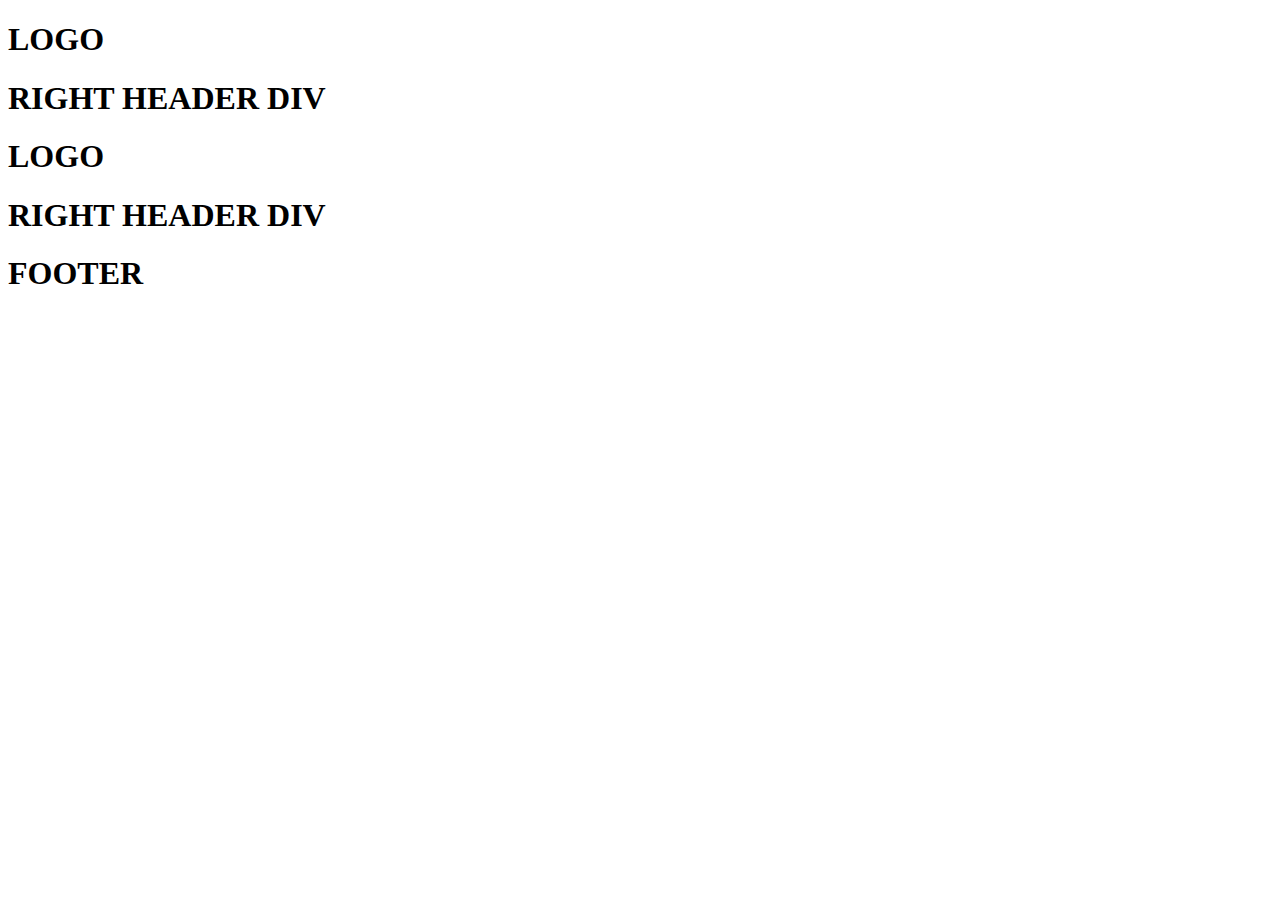
<file: boot practice2.html>
<!DOCTYPE html>
<html lang="en">
<head>
    <meta charset="UTF-8">
    <meta name="viewport" content="width=device-width, initial-scale=1.0">
    <title>Boot Practice2</title>
    <link href="https://cdn.jsdelivr.net/npm/bootstrap@5.3.2/dist/css/bootstrap.min.css" rel="stylesheet" integrity="sha384-T3c6CoIi6uLrA9TneNEoa7RxnatzjcDSCmG1MXxSR1GAsXEV/Dwwykc2MPK8M2HN" crossorigin="anonymous">
</head>
<body>
    <section>
        <div class="container  border border-primary">
            <div class="row text-center">
                <div class="col-md-3 bg-danger"><h1>LOGO</h1></div>
                <div class="col-md-9 bg-primary "><h1>RIGHT HEADER DIV</h1></div>
            </div>


            <div class="row text-center">
                <div class="col-md-8 bg-warning py-5"><h1>LOGO</h1></div>
                <div class="col-md-4 bg-success py-5"><h1>RIGHT HEADER DIV</h1></div>
            </div>


            
            <div class="row text-center">
                <div class="col-md-12 bg-secondary py-2"><h1>FOOTER</h1></div>
            </div>
        </div>

    </section>


    <script src="https://cdn.jsdelivr.net/npm/bootstrap@5.3.2/dist/js/bootstrap.bundle.min.js" integrity="sha384-C6RzsynM9kWDrMNeT87bh95OGNyZPhcTNXj1NW7RuBCsyN/o0jlpcV8Qyq46cDfL" crossorigin="anonymous"></script>
</body>
</html>
</file>
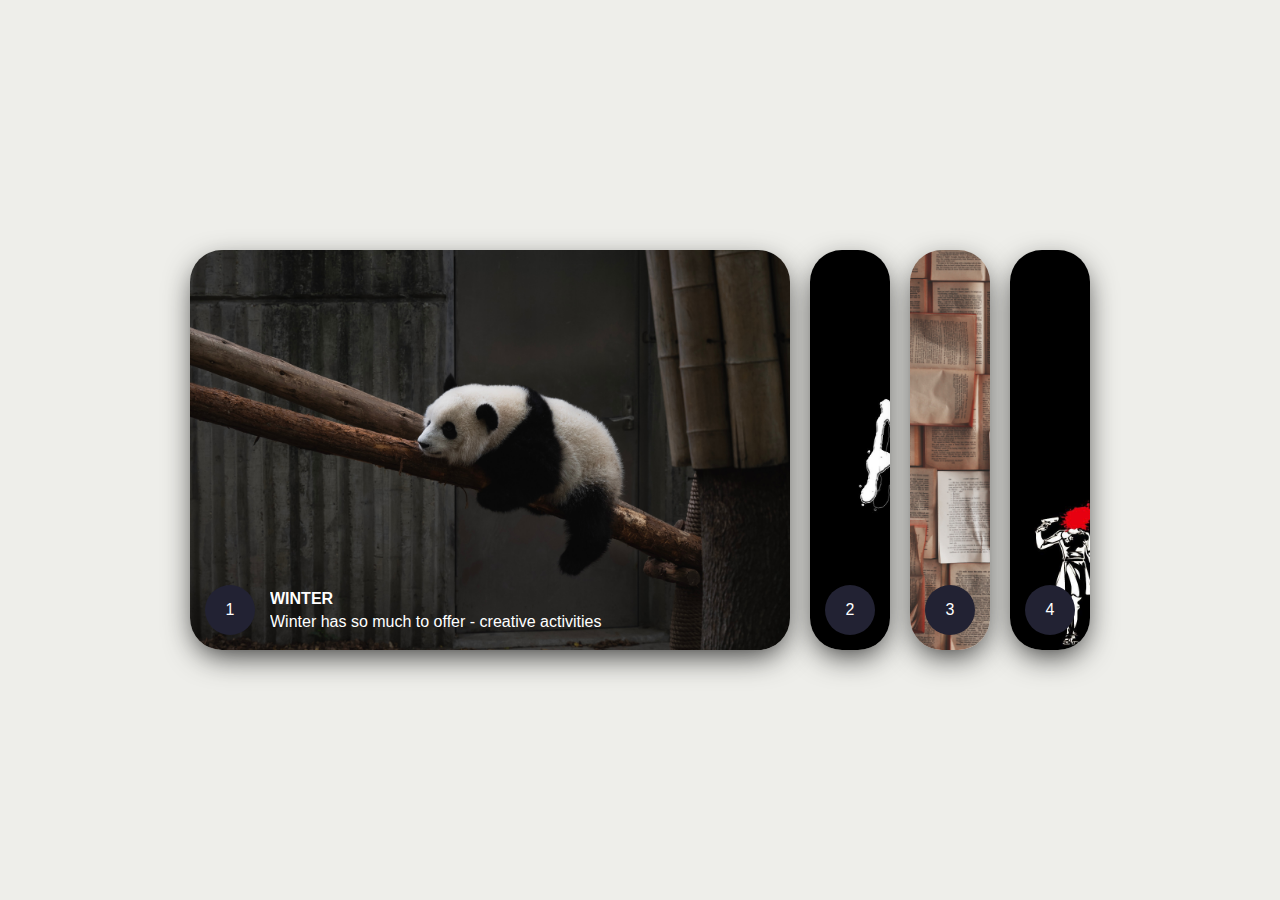
<file: cards.html>
<!DOCTYPE html>
<html lang="en">
<head>
    <meta charset="UTF-8">
    <meta name="viewport" content="width=device-width, initial-scale=1.0">
    <link rel="stylesheet" href="cards.css">
    <title>Animated Flex Cards</title>
</head>
<body>
    <div class="wrapper">
        <div class="container">
            <input type="radio" name="slide" id="c1" checked>
            <label for="c1" class="card">
                <div class="row">
                    <div class="icon">1</div>
                    <div class="description">
                        <h4>Winter</h4>
                        <p>Winter has so much to offer -
                         creative activities</p>
                    </div>
                </div>
            </label>
            <input type="radio" name="slide" id="c2" >
            <label for="c2" class="card">
                <div class="row">
                    <div class="icon">2</div>
                    <div class="description">
                        <h4>Digital Technology</h4>
                        <p>Gets better every day -
                         stay tuned</p>
                    </div>
                </div>
            </label>
            <input type="radio" name="slide" id="c3" >
            <label for="c3" class="card">
                <div class="row">
                    <div class="icon">3</div>
                    <div class="description">
                        <h4>Globalization</h4>
                        <p>Help people all over the world</p>
                    </div>
                </div>
            </label>
            <input type="radio" name="slide" id="c4" >
            <label for="c4" class="card">
                <div class="row">
                    <div class="icon">4</div>
                    <div class="description">
                        <h4>New technologies</h4>
                        <p>Space engineering becomes
                         more and more advanced</p>
                    </div>
                </div>
            </label>
        </div>
    </div>
</body>
</html>
</file>
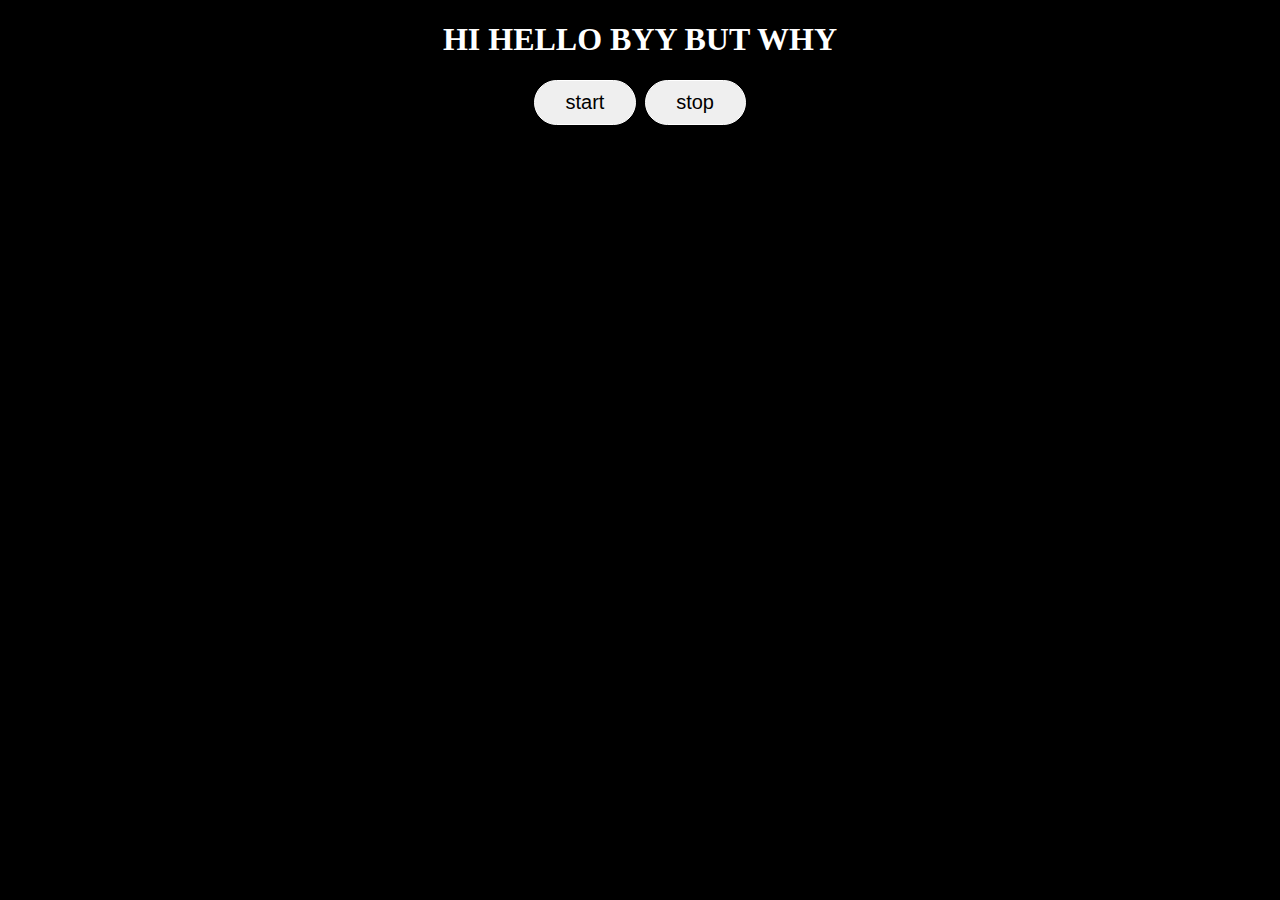
<file: set interval.html>
<!DOCTYPE html>
<html lang="en">
<head>
    <meta charset="UTF-8">
    <meta name="viewport" content="width=device-width, initial-scale=1.0">
    <title>Document</title>
</head>
<body style="text-align: center; background-color: black; color: white;">
    <h1>HI HELLO BYY BUT WHY</h1>
    <h3 id="printtime"></h3>
    <button style="padding: 10px; width: 8%; border-radius: 30px; border: 1px solid white; font-size: 20px; margin-right: 5px; " id="start">start</button>
    <button style="padding: 10px; width: 8%; border-radius: 30px; border: 1px solid white; font-size: 20px; " id="stop">stop</button>
</body>

<script>
let start = document.getElementById("start")
     let stop = document.getElementById("stop")
    let time


  stop.addEventListener("click",function(){
    console.log("stopped");
    clearTimeout(time)

  })

let body = document.querySelector("body")

let createp = document.createElement('p')
let abc = function abc  (){
    time = setInterval(function abc (){
      let h3line = document.querySelector('#printtime')
      
      createp.innerHTML = new Date()
       body.appendChild(createp)

      h3line.innerHTML = new Date()
      console.log(h3line.innerHTML = new Date());
    // console.log(new Date());
},1000)
}
// abc.appendChild(body)
start.addEventListener("click",abc)

</script>
</html>
</file>
<file: CSS/index.css>
.fbtn{
    background-color: royalblue;
    border-radius: 5px;
    color: white;
    font-weight: 500;
    padding: 5px;
    border: none;
}
.sbtn{
    background-color: royalblue;
    border-radius: 5px;
    color: white;
    font-weight: 500;
    padding: 6px;
    border: none;
}
.tbtn{
    background-color:white;
    border: 2px solid royalblue;
    border-radius: 5px;
    color: white;
    font-weight: 500;
    padding: 6px;
    color: royalblue;
    transition: all 0.5s;
}
.lbtn{
    background-color:#2487ce;
    border: 2px solid white;
    border-radius: 5px;
    color: white;
    font-weight: 500;
    padding: 10px;
    transition: all 0.5s;
}
.lbtn:hover{
    background-color:white;
    color: #2487ce;
    transition: all 0.5s;
}
.bgimg{
    background-image: url(../Images/hero-bg.jpg);
}
.tbtn:hover{
    background-color:royalblue;
    color: white;
    transition: all 0.5s;
}
.section{
    width: 100%;
    padding: 5px;
    opacity: 50%;

}
.section:hover{
    padding: 0px;
    opacity: 100%;
    transition: all 1s;
}
.lilly{
    width: 100%;
    padding: 1px;
    opacity: 50%;
}
.lilly:hover{
    padding: 0px;
    opacity: 100%;
    transition: all 1s;
}
.scrolled {
    box-shadow: 1px 3px 24px 0 #e1e1e1e0;
    transition: 750 ease-in-out;
    background: #fff!important;
}
.abtn{
    background-color: #2487ce;
    border: 0px;
    padding: 8px;
    width: 40px;
    border-radius: 5px;
    color: white;
    position: fixed;
    right: 20px;
    bottom: 20px;
    display: none;
}
.op{
    opacity: 50%;
}
.op:hover{
    opacity: 100%;
}
</file>
<file: cards.css>
* {
    box-sizing: border-box;
    margin: 0;
    padding: 0;
    font-family: Arial, Helvetica, sans-serif;
}

body {
    background-color: #eeeeea;
}

.wrapper {
    width: 100%;
    height: 100vh;
    display: flex;
    align-items: center;
    justify-content: center;
}

.container {
    height: 400px;
    display: flex;
    flex-wrap: nowrap;
    justify-content: start;
}

.card {
    width: 80px;
    border-radius: .75rem;
    background-size: cover;
    cursor: pointer;
    overflow: hidden;
    border-radius: 2rem;
    margin: 0 10px;
    display: flex;
    align-items: flex-end;
    transition: .6s cubic-bezier(.28,-0.03,0,.99);
    box-shadow: 0px 10px 30px -5px rgba(0,0,0,0.8);
}

.card > .row {
    color: white;
    display: flex;
    flex-wrap: nowrap;
}

.card > .row > .icon {
    background: #223;
    color: white;
    border-radius: 50%;
    width: 50px;
    display: flex;
    justify-content: center;
    align-items: center;
    margin: 15px;
}

.card > .row > .description {
    display: flex;
    justify-content: center;
    flex-direction: column;
    overflow: hidden;
    height: 80px;
    width: 520px;
    opacity: 0;
    transform: translateY(30px);
    transition-delay: .3s;
    transition: all .3s ease;
}

.description p {
    color: #fff;
    padding-top: 5px;
}

.description h4 {
    text-transform: uppercase;
}

input {
    display: none;
}

input:checked + label {
    width: 600px;
}

input:checked + label .description {
    opacity: 1 !important;
    transform: translateY(0) !important;
}

.card[for="c1"] {
    background-image: url('Images/panda.jpg');
}
.card[for="c2"] {
    background-image: url('Images/ff.jpg');
}
.card[for="c3"] {
    background-image: url('Images/Patrick\ Tomasso\ \ 2016-03-07\ 10-27-22.jpg');
}
.card[for="c4"] {
    background-image: url('Images/wp.jpg');
}
</file>
